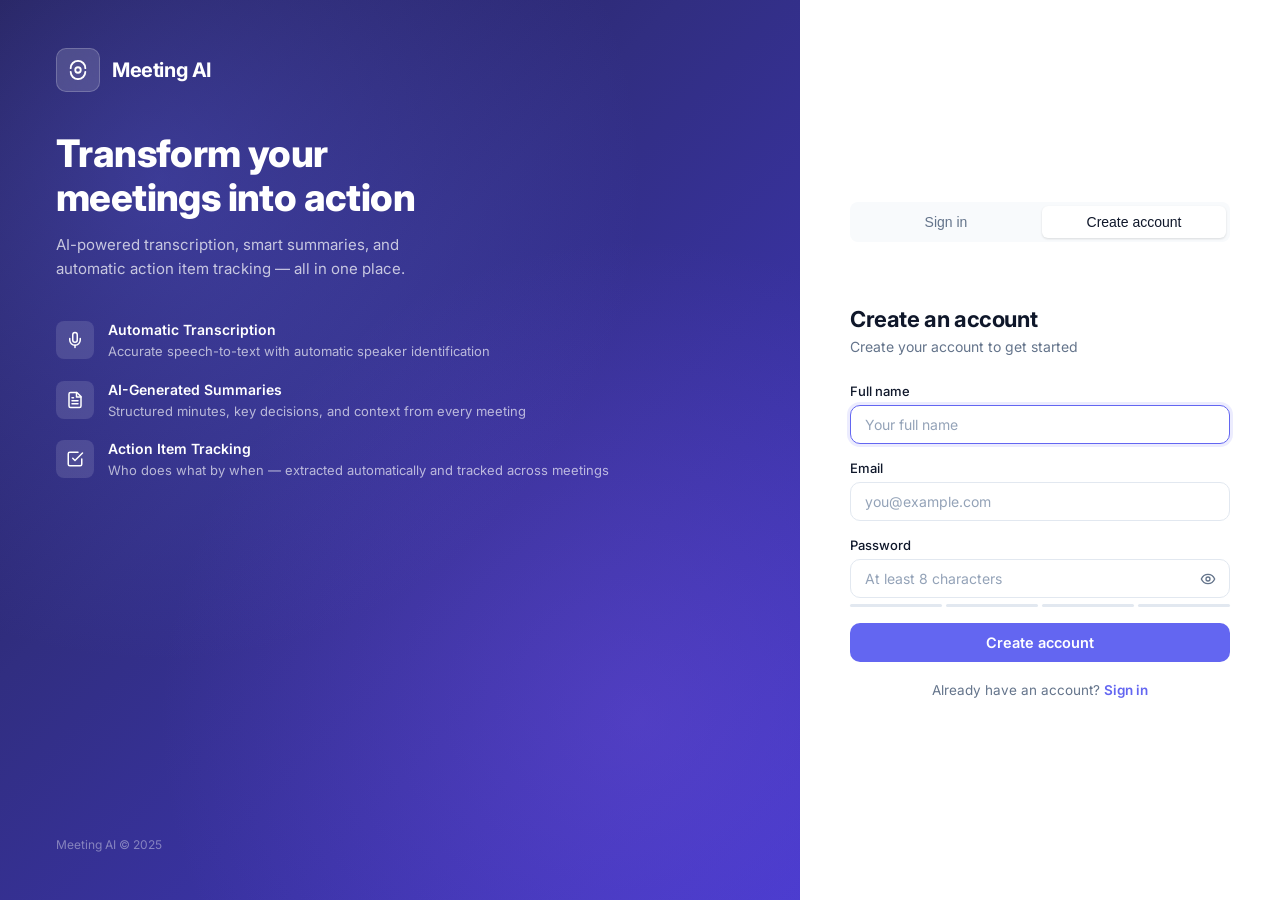
<file: backend/app/templates/auth.html>
<!doctype html>
<html lang="en">
<head>
  <meta charset="UTF-8" />
  <meta name="viewport" content="width=device-width, initial-scale=1.0" />
  <title>Meeting AI — Sign In</title>
  <link rel="preconnect" href="https://fonts.googleapis.com" />
  <link rel="preconnect" href="https://fonts.gstatic.com" crossorigin />
  <link href="https://fonts.googleapis.com/css2?family=Inter:wght@400;500;600;700;800&display=swap" rel="stylesheet" />
  <style>
    *, *::before, *::after { box-sizing: border-box; margin: 0; padding: 0; }

    :root {
      --primary:       #6366f1;
      --primary-dark:  #4f46e5;
      --primary-light: #eef2ff;
      --bg:            #f8fafc;
      --surface:       #ffffff;
      --text:          #0f172a;
      --text-muted:    #64748b;
      --border:        #e2e8f0;
      --error:         #ef4444;
      --error-bg:      #fef2f2;
      --success:       #10b981;
      --radius:        10px;
      --shadow-sm:     0 1px 3px rgba(0,0,0,.08), 0 1px 2px rgba(0,0,0,.05);
      --shadow:        0 4px 6px -1px rgba(0,0,0,.07), 0 2px 4px -2px rgba(0,0,0,.05);
      --shadow-lg:     0 10px 15px -3px rgba(0,0,0,.08), 0 4px 6px -4px rgba(0,0,0,.05);
    }

    body {
      font-family: 'Inter', system-ui, sans-serif;
      background: var(--bg);
      color: var(--text);
      min-height: 100dvh;
      display: flex;
    }

    /* ── Layout ───────────────────────────────── */
    .auth-layout {
      display: flex;
      width: 100%;
      min-height: 100dvh;
    }

    /* ── Brand panel (left) ───────────────────── */
    .auth-brand {
      flex: 1;
      background: linear-gradient(135deg, #1e1b4b 0%, #312e81 40%, #4338ca 100%);
      color: #fff;
      padding: 48px 56px;
      display: flex;
      flex-direction: column;
      justify-content: center;
      gap: 40px;
      position: relative;
      overflow: hidden;
    }

    .auth-brand::before {
      content: '';
      position: absolute;
      inset: 0;
      background:
        radial-gradient(circle at 20% 20%, rgba(99,102,241,.35) 0%, transparent 50%),
        radial-gradient(circle at 80% 80%, rgba(139,92,246,.25) 0%, transparent 50%);
      pointer-events: none;
    }

    .auth-brand > * { position: relative; z-index: 1; }

    .brand-logo {
      display: flex;
      align-items: center;
      gap: 12px;
    }

    .brand-logo-icon {
      width: 44px;
      height: 44px;
      background: rgba(255,255,255,.15);
      border: 1px solid rgba(255,255,255,.2);
      border-radius: 10px;
      display: flex;
      align-items: center;
      justify-content: center;
      backdrop-filter: blur(8px);
    }

    .brand-logo-name {
      font-size: 20px;
      font-weight: 700;
      letter-spacing: -.4px;
    }

    .brand-headline {
      font-size: clamp(26px, 3.5vw, 38px);
      font-weight: 800;
      line-height: 1.15;
      letter-spacing: -.6px;
      max-width: 380px;
    }

    .brand-sub {
      font-size: 15px;
      color: rgba(255,255,255,.72);
      line-height: 1.6;
      max-width: 360px;
    }

    .brand-features {
      display: flex;
      flex-direction: column;
      gap: 20px;
    }

    .brand-feature {
      display: flex;
      align-items: flex-start;
      gap: 14px;
    }

    .feature-icon-wrap {
      width: 38px;
      height: 38px;
      background: rgba(255,255,255,.12);
      border-radius: 8px;
      display: flex;
      align-items: center;
      justify-content: center;
      flex-shrink: 0;
    }

    .feature-text strong {
      display: block;
      font-size: 14px;
      font-weight: 600;
      margin-bottom: 2px;
    }

    .feature-text span {
      font-size: 13px;
      color: rgba(255,255,255,.65);
      line-height: 1.4;
    }

    .brand-footer {
      font-size: 12px;
      color: rgba(255,255,255,.4);
      margin-top: auto;
    }

    /* ── Auth card panel (right) ──────────────── */
    .auth-card-panel {
      width: 480px;
      flex-shrink: 0;
      display: flex;
      align-items: center;
      justify-content: center;
      padding: 48px 40px;
      background: var(--surface);
      overflow-y: auto;
    }

    .auth-card {
      width: 100%;
      max-width: 380px;
    }

    .auth-card-title {
      font-size: 22px;
      font-weight: 700;
      letter-spacing: -.4px;
      margin-bottom: 6px;
    }

    .auth-card-sub {
      font-size: 14px;
      color: var(--text-muted);
      margin-bottom: 28px;
    }

    /* ── Tabs ─────────────────────────────────── */
    .auth-tabs {
      display: flex;
      gap: 4px;
      background: var(--bg);
      border-radius: 8px;
      padding: 4px;
      margin-bottom: 28px;
    }

    .auth-tab {
      flex: 1;
      padding: 8px 16px;
      font-size: 14px;
      font-weight: 500;
      border: none;
      background: transparent;
      border-radius: 6px;
      cursor: pointer;
      color: var(--text-muted);
      transition: background .15s, color .15s, box-shadow .15s;
    }

    .auth-tab.active {
      background: var(--surface);
      color: var(--text);
      box-shadow: var(--shadow-sm);
    }

    /* ── Forms ────────────────────────────────── */
    .auth-form { display: none; }
    .auth-form.active { display: block; }

    .form-group {
      margin-bottom: 16px;
    }

    .form-label {
      display: block;
      font-size: 13px;
      font-weight: 500;
      color: var(--text);
      margin-bottom: 6px;
    }

    .form-input {
      width: 100%;
      padding: 10px 14px;
      font-size: 14px;
      font-family: inherit;
      color: var(--text);
      background: var(--surface);
      border: 1.5px solid var(--border);
      border-radius: var(--radius);
      outline: none;
      transition: border-color .15s, box-shadow .15s;
    }

    .form-input:focus {
      border-color: var(--primary);
      box-shadow: 0 0 0 3px rgba(99,102,241,.12);
    }

    .form-input::placeholder { color: #94a3b8; }

    .form-input.error {
      border-color: var(--error);
      box-shadow: 0 0 0 3px rgba(239,68,68,.1);
    }

    .password-wrap {
      position: relative;
    }

    .password-toggle {
      position: absolute;
      right: 12px;
      top: 50%;
      transform: translateY(-50%);
      background: none;
      border: none;
      cursor: pointer;
      color: var(--text-muted);
      display: flex;
      align-items: center;
      padding: 2px;
      border-radius: 4px;
    }

    .password-toggle:hover { color: var(--text); }

    /* ── Message banner ───────────────────────── */
    .auth-message {
      padding: 10px 14px;
      border-radius: var(--radius);
      font-size: 13.5px;
      font-weight: 500;
      margin-bottom: 16px;
      display: flex;
      align-items: flex-start;
      gap: 8px;
    }

    .auth-message.error {
      background: var(--error-bg);
      color: #b91c1c;
      border: 1px solid #fca5a5;
    }

    .auth-message.success {
      background: #f0fdf4;
      color: #15803d;
      border: 1px solid #86efac;
    }

    /* ── Submit button ────────────────────────── */
    .btn-primary {
      width: 100%;
      padding: 11px 20px;
      font-size: 14.5px;
      font-weight: 600;
      font-family: inherit;
      color: #fff;
      background: var(--primary);
      border: none;
      border-radius: var(--radius);
      cursor: pointer;
      transition: background .15s, transform .1s;
      display: flex;
      align-items: center;
      justify-content: center;
      gap: 8px;
      margin-top: 8px;
    }

    .btn-primary:hover:not(:disabled) { background: var(--primary-dark); }
    .btn-primary:active:not(:disabled) { transform: scale(.99); }

    .btn-primary:disabled {
      opacity: .65;
      cursor: not-allowed;
    }

    .btn-spinner {
      width: 16px;
      height: 16px;
      border: 2px solid rgba(255,255,255,.4);
      border-top-color: #fff;
      border-radius: 50%;
      animation: spin .7s linear infinite;
      display: none;
    }

    .btn-primary.loading .btn-spinner { display: block; }
    .btn-primary.loading .btn-label  { display: none; }

    @keyframes spin { to { transform: rotate(360deg); } }

    /* ── Switch link ──────────────────────────── */
    .auth-switch {
      text-align: center;
      margin-top: 20px;
      font-size: 13.5px;
      color: var(--text-muted);
    }

    .auth-switch a {
      color: var(--primary);
      font-weight: 600;
      text-decoration: none;
      cursor: pointer;
    }

    .auth-switch a:hover { text-decoration: underline; }

    /* ── Divider ──────────────────────────────── */
    .form-divider {
      display: flex;
      align-items: center;
      gap: 12px;
      margin: 20px 0 16px;
      color: var(--text-muted);
      font-size: 12px;
    }

    .form-divider::before, .form-divider::after {
      content: '';
      flex: 1;
      height: 1px;
      background: var(--border);
    }

    /* ── Strength indicator ───────────────────── */
    .strength-bar {
      display: flex;
      gap: 4px;
      margin-top: 6px;
    }

    .strength-seg {
      flex: 1;
      height: 3px;
      border-radius: 99px;
      background: var(--border);
      transition: background .2s;
    }

    .strength-seg.weak   { background: #ef4444; }
    .strength-seg.ok     { background: #f59e0b; }
    .strength-seg.strong { background: #10b981; }

    .strength-label {
      font-size: 11px;
      color: var(--text-muted);
      margin-top: 4px;
    }

    /* ── Responsive ───────────────────────────── */
    @media (max-width: 820px) {
      .auth-brand { display: none; }
      .auth-card-panel { width: 100%; }
    }

    @media (max-width: 480px) {
      .auth-card-panel { padding: 32px 24px; }
    }
  </style>
</head>
<body>
<div class="auth-layout">

  <!-- ════════ LEFT: BRAND PANEL ════════ -->
  <div class="auth-brand" aria-hidden="true">
    <div class="brand-logo">
      <div class="brand-logo-icon">
        <svg xmlns="http://www.w3.org/2000/svg" width="22" height="22" viewBox="0 0 24 24" fill="none" stroke="currentColor" stroke-width="2" stroke-linecap="round" stroke-linejoin="round"><path d="M12 2a8 8 0 0 1 8 8"/><path d="M12 2a8 8 0 0 0-8 8"/><path d="M12 22a8 8 0 0 0 8-8"/><path d="M12 22a8 8 0 0 1-8-8"/><circle cx="12" cy="12" r="3"/></svg>
      </div>
      <span class="brand-logo-name">Meeting AI</span>
    </div>

    <div>
      <h1 class="brand-headline">Transform your meetings into action</h1>
      <p class="brand-sub" style="margin-top:14px;">AI-powered transcription, smart summaries, and automatic action item tracking — all in one place.</p>
    </div>

    <div class="brand-features">
      <div class="brand-feature">
        <div class="feature-icon-wrap">
          <svg xmlns="http://www.w3.org/2000/svg" width="18" height="18" viewBox="0 0 24 24" fill="none" stroke="currentColor" stroke-width="2" stroke-linecap="round" stroke-linejoin="round"><path d="M12 2a3 3 0 0 0-3 3v7a3 3 0 0 0 6 0V5a3 3 0 0 0-3-3Z"/><path d="M19 10v2a7 7 0 0 1-14 0v-2"/><line x1="12" x2="12" y1="19" y2="22"/></svg>
        </div>
        <div class="feature-text">
          <strong>Automatic Transcription</strong>
          <span>Accurate speech-to-text with automatic speaker identification</span>
        </div>
      </div>
      <div class="brand-feature">
        <div class="feature-icon-wrap">
          <svg xmlns="http://www.w3.org/2000/svg" width="18" height="18" viewBox="0 0 24 24" fill="none" stroke="currentColor" stroke-width="2" stroke-linecap="round" stroke-linejoin="round"><path d="M14.5 2H6a2 2 0 0 0-2 2v16a2 2 0 0 0 2 2h12a2 2 0 0 0 2-2V7.5L14.5 2z"/><polyline points="14 2 14 8 20 8"/><line x1="16" x2="8" y1="13" y2="13"/><line x1="16" x2="8" y1="17" y2="17"/><line x1="10" x2="8" y1="9" y2="9"/></svg>
        </div>
        <div class="feature-text">
          <strong>AI-Generated Summaries</strong>
          <span>Structured minutes, key decisions, and context from every meeting</span>
        </div>
      </div>
      <div class="brand-feature">
        <div class="feature-icon-wrap">
          <svg xmlns="http://www.w3.org/2000/svg" width="18" height="18" viewBox="0 0 24 24" fill="none" stroke="currentColor" stroke-width="2" stroke-linecap="round" stroke-linejoin="round"><polyline points="9 11 12 14 22 4"/><path d="M21 12v7a2 2 0 0 1-2 2H5a2 2 0 0 1-2-2V5a2 2 0 0 1 2-2h11"/></svg>
        </div>
        <div class="feature-text">
          <strong>Action Item Tracking</strong>
          <span>Who does what by when — extracted automatically and tracked across meetings</span>
        </div>
      </div>
    </div>

    <div class="brand-footer">Meeting AI &copy; 2025</div>
  </div>

  <!-- ════════ RIGHT: FORM PANEL ════════ -->
  <div class="auth-card-panel">
    <div class="auth-card">

      <div class="auth-tabs" role="tablist">
        <button class="auth-tab" id="tabLogin" role="tab" aria-selected="false" aria-controls="formLogin">Sign in</button>
        <button class="auth-tab" id="tabSignup" role="tab" aria-selected="false" aria-controls="formSignup">Create account</button>
      </div>

      <!-- ── Message banner ── -->
      <div id="authMessage" class="auth-message" role="alert" hidden></div>

      <!-- ── LOGIN FORM ── -->
      <form id="formLogin" class="auth-form" aria-label="Sign in form" novalidate>
        <h2 class="auth-card-title">Welcome back</h2>
        <p class="auth-card-sub">Sign in to your Meeting AI workspace</p>

        <div class="form-group">
          <label class="form-label" for="loginEmail">Email</label>
          <input id="loginEmail" class="form-input" type="email" placeholder="you@example.com" autocomplete="email" required />
        </div>

        <div class="form-group">
          <label class="form-label" for="loginPassword">Password</label>
          <div class="password-wrap">
            <input id="loginPassword" class="form-input" type="password" placeholder="••••••••" autocomplete="current-password" required />
            <button type="button" class="password-toggle" data-target="loginPassword" aria-label="Toggle password visibility">
              <svg id="loginPwEye" xmlns="http://www.w3.org/2000/svg" width="16" height="16" viewBox="0 0 24 24" fill="none" stroke="currentColor" stroke-width="2" stroke-linecap="round" stroke-linejoin="round"><path d="M2 12s3-7 10-7 10 7 10 7-3 7-10 7-10-7-10-7Z"/><circle cx="12" cy="12" r="3"/></svg>
            </button>
          </div>
        </div>

        <button type="submit" class="btn-primary" id="loginBtn">
          <span class="btn-spinner"></span>
          <span class="btn-label">Sign in</span>
        </button>

        <p class="auth-switch">Don't have an account? <a id="goToSignup">Create one</a></p>
      </form>

      <!-- ── SIGNUP FORM ── -->
      <form id="formSignup" class="auth-form" aria-label="Create account form" novalidate>
        <h2 class="auth-card-title">Create an account</h2>
        <p class="auth-card-sub">Create your account to get started</p>

        <div class="form-group">
          <label class="form-label" for="signupName">Full name</label>
          <input id="signupName" class="form-input" type="text" placeholder="Your full name" autocomplete="name" required />
        </div>

        <div class="form-group">
          <label class="form-label" for="signupEmail">Email</label>
          <input id="signupEmail" class="form-input" type="email" placeholder="you@example.com" autocomplete="email" required />
        </div>

        <div class="form-group">
          <label class="form-label" for="signupPassword">Password</label>
          <div class="password-wrap">
            <input id="signupPassword" class="form-input" type="password" placeholder="At least 8 characters" autocomplete="new-password" required />
            <button type="button" class="password-toggle" data-target="signupPassword" aria-label="Toggle password visibility">
              <svg id="signupPwEye" xmlns="http://www.w3.org/2000/svg" width="16" height="16" viewBox="0 0 24 24" fill="none" stroke="currentColor" stroke-width="2" stroke-linecap="round" stroke-linejoin="round"><path d="M2 12s3-7 10-7 10 7 10 7-3 7-10 7-10-7-10-7Z"/><circle cx="12" cy="12" r="3"/></svg>
            </button>
          </div>
          <div class="strength-bar" id="strengthBar" aria-hidden="true">
            <div class="strength-seg" id="seg1"></div>
            <div class="strength-seg" id="seg2"></div>
            <div class="strength-seg" id="seg3"></div>
            <div class="strength-seg" id="seg4"></div>
          </div>
          <div class="strength-label" id="strengthLabel"></div>
        </div>

        <button type="submit" class="btn-primary" id="signupBtn">
          <span class="btn-spinner"></span>
          <span class="btn-label">Create account</span>
        </button>

        <p class="auth-switch">Already have an account? <a id="goToLogin">Sign in</a></p>
      </form>

    </div>
  </div>

</div>

<script>
(function () {
  'use strict';

  const initialTab = '{{ tab }}';

  // ── Elements ──────────────────────────────────────────────
  const tabLogin   = document.getElementById('tabLogin');
  const tabSignup  = document.getElementById('tabSignup');
  const formLogin  = document.getElementById('formLogin');
  const formSignup = document.getElementById('formSignup');
  const msgEl      = document.getElementById('authMessage');

  // ── Tab switching ─────────────────────────────────────────
  function switchTab(tab) {
    const isLogin = tab === 'login';
    tabLogin.classList.toggle('active', isLogin);
    tabSignup.classList.toggle('active', !isLogin);
    tabLogin.setAttribute('aria-selected', isLogin);
    tabSignup.setAttribute('aria-selected', !isLogin);
    formLogin.classList.toggle('active', isLogin);
    formSignup.classList.toggle('active', !isLogin);
    hideMessage();
  }

  tabLogin.addEventListener('click',  () => switchTab('login'));
  tabSignup.addEventListener('click', () => switchTab('signup'));
  document.getElementById('goToSignup').addEventListener('click', () => switchTab('signup'));
  document.getElementById('goToLogin').addEventListener('click',  () => switchTab('login'));

  switchTab(initialTab || 'login');

  // ── Message helpers ───────────────────────────────────────
  function showMessage(text, type) {
    msgEl.textContent = text;
    msgEl.className   = 'auth-message ' + type;
    msgEl.hidden      = false;
    msgEl.scrollIntoView({ behavior: 'smooth', block: 'nearest' });
  }

  function hideMessage() {
    msgEl.hidden = true;
  }

  // ── Password toggles ──────────────────────────────────────
  document.querySelectorAll('.password-toggle').forEach(btn => {
    btn.addEventListener('click', () => {
      const input = document.getElementById(btn.dataset.target);
      input.type = input.type === 'password' ? 'text' : 'password';
    });
  });

  // ── Password strength ─────────────────────────────────────
  const pwInput      = document.getElementById('signupPassword');
  const segs         = [1,2,3,4].map(i => document.getElementById('seg' + i));
  const strengthLbl  = document.getElementById('strengthLabel');

  function scorePassword(p) {
    let s = 0;
    if (p.length >= 8)  s++;
    if (p.length >= 12) s++;
    if (/[A-Z]/.test(p) && /[a-z]/.test(p)) s++;
    if (/\d/.test(p))   s++;
    if (/[^A-Za-z0-9]/.test(p)) s++;
    return Math.min(s, 4);
  }

  pwInput.addEventListener('input', () => {
    const score = scorePassword(pwInput.value);
    const labels = ['', 'Weak', 'Fair', 'Good', 'Strong'];
    const classes = ['', 'weak', 'ok', 'ok', 'strong'];
    segs.forEach((seg, i) => {
      seg.className = 'strength-seg' + (i < score ? ' ' + classes[score] : '');
    });
    strengthLbl.textContent = pwInput.value ? labels[score] : '';
  });

  // ── Loading state helpers ─────────────────────────────────
  function setLoading(btn, loading) {
    btn.disabled = loading;
    btn.classList.toggle('loading', loading);
  }

  // ── LOGIN ─────────────────────────────────────────────────
  formLogin.addEventListener('submit', async e => {
    e.preventDefault();
    hideMessage();
    const email    = document.getElementById('loginEmail').value.trim();
    const password = document.getElementById('loginPassword').value;
    const btn      = document.getElementById('loginBtn');

    if (!email || !password) {
      showMessage('Please enter your email and password.', 'error');
      return;
    }

    setLoading(btn, true);
    try {
      const res  = await fetch('/auth/login', {
        method: 'POST',
        headers: { 'Content-Type': 'application/json' },
        body: JSON.stringify({ email, password, remember: true }),
      });
      const data = await res.json();
      if (!res.ok) {
        showMessage(data.error || 'Login failed. Please try again.', 'error');
      } else {
        window.location.href = '/';
      }
    } catch {
      showMessage('Network error — please check your connection.', 'error');
    } finally {
      setLoading(btn, false);
    }
  });

  // ── SIGNUP ────────────────────────────────────────────────
  formSignup.addEventListener('submit', async e => {
    e.preventDefault();
    hideMessage();
    const name     = document.getElementById('signupName').value.trim();
    const email    = document.getElementById('signupEmail').value.trim();
    const password = document.getElementById('signupPassword').value;
    const btn      = document.getElementById('signupBtn');

    if (!name || !email || !password) {
      showMessage('Please fill in all fields.', 'error');
      return;
    }
    if (password.length < 8) {
      showMessage('Password must be at least 8 characters.', 'error');
      return;
    }

    setLoading(btn, true);
    try {
      const res  = await fetch('/auth/signup', {
        method: 'POST',
        headers: { 'Content-Type': 'application/json' },
        body: JSON.stringify({ name, email, password }),
      });
      const data = await res.json();
      if (!res.ok) {
        showMessage(data.error || 'Sign-up failed. Please try again.', 'error');
      } else {
        window.location.href = '/';
      }
    } catch {
      showMessage('Network error — please check your connection.', 'error');
    } finally {
      setLoading(btn, false);
    }
  });

  // ── Autofocus ─────────────────────────────────────────────
  setTimeout(() => {
    const first = document.querySelector('.auth-form.active input');
    if (first) first.focus();
  }, 50);

})();
</script>
</body>
</html>
</file>
